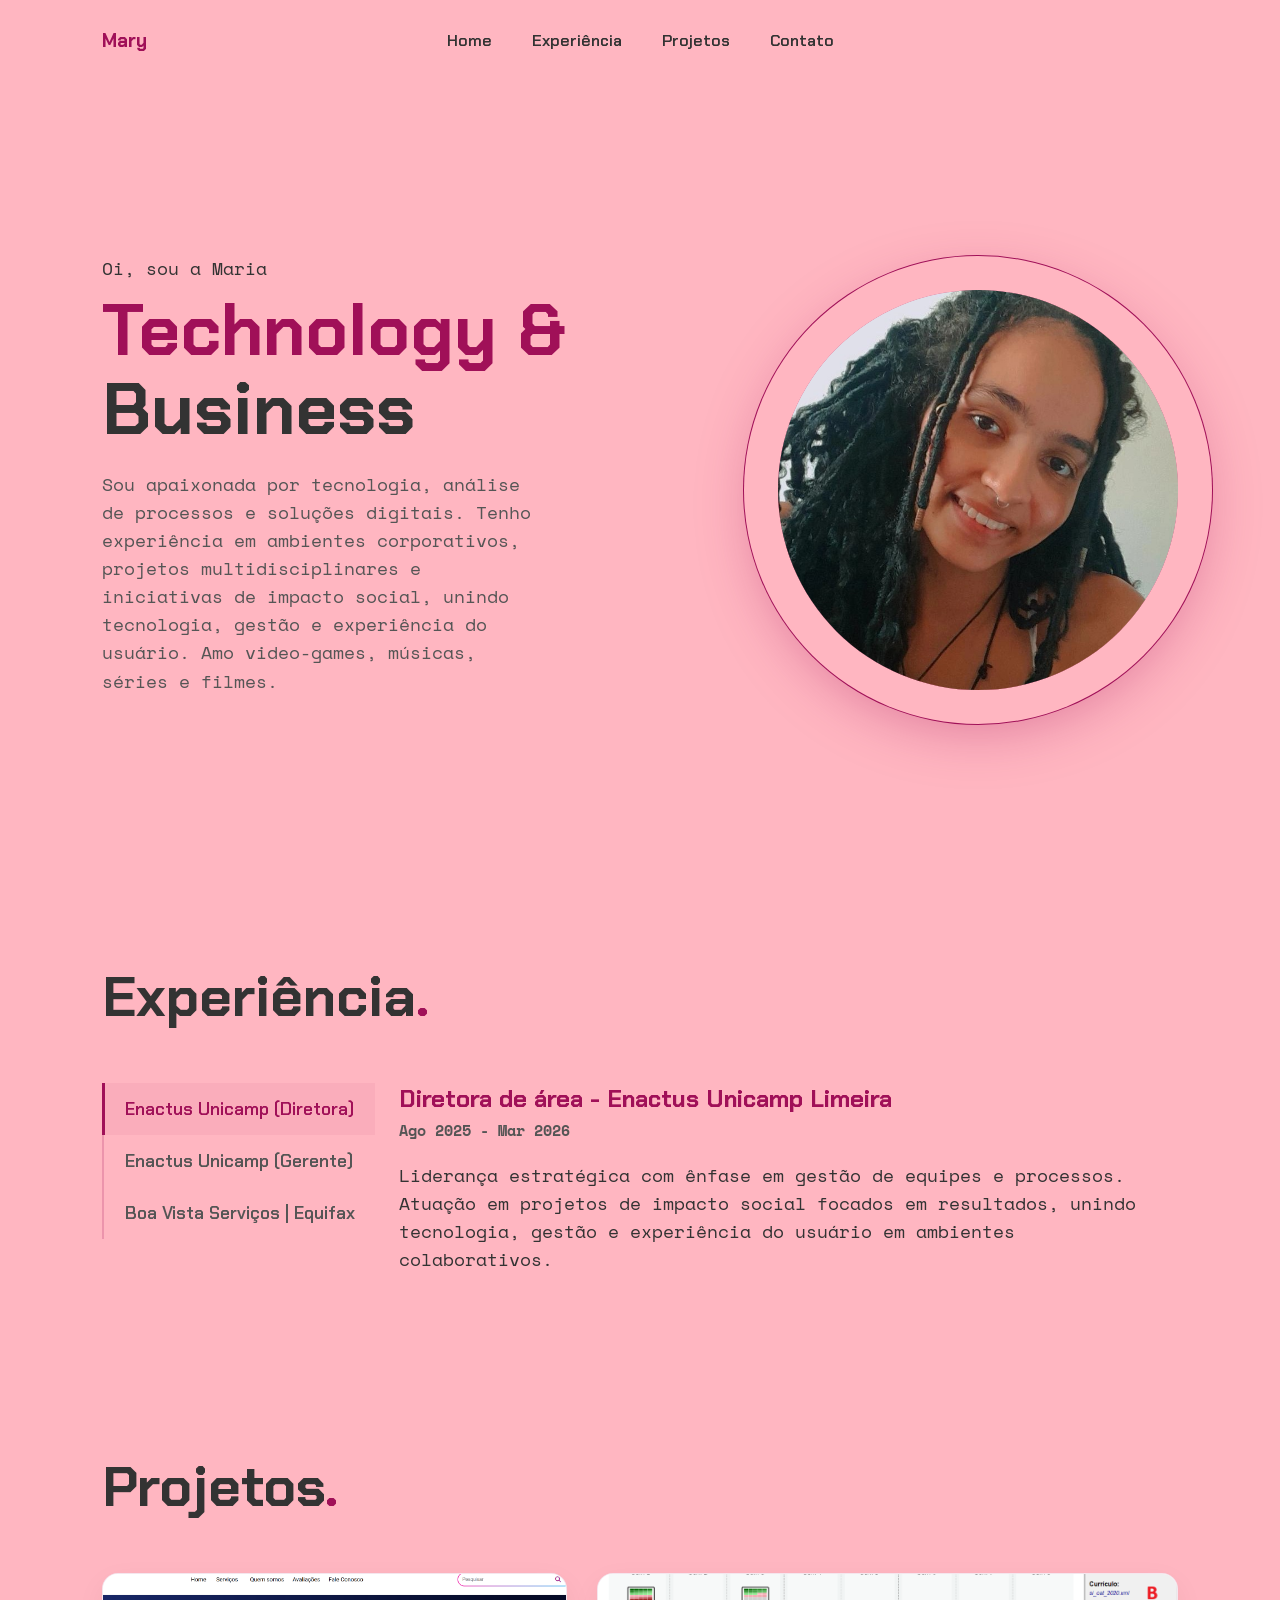
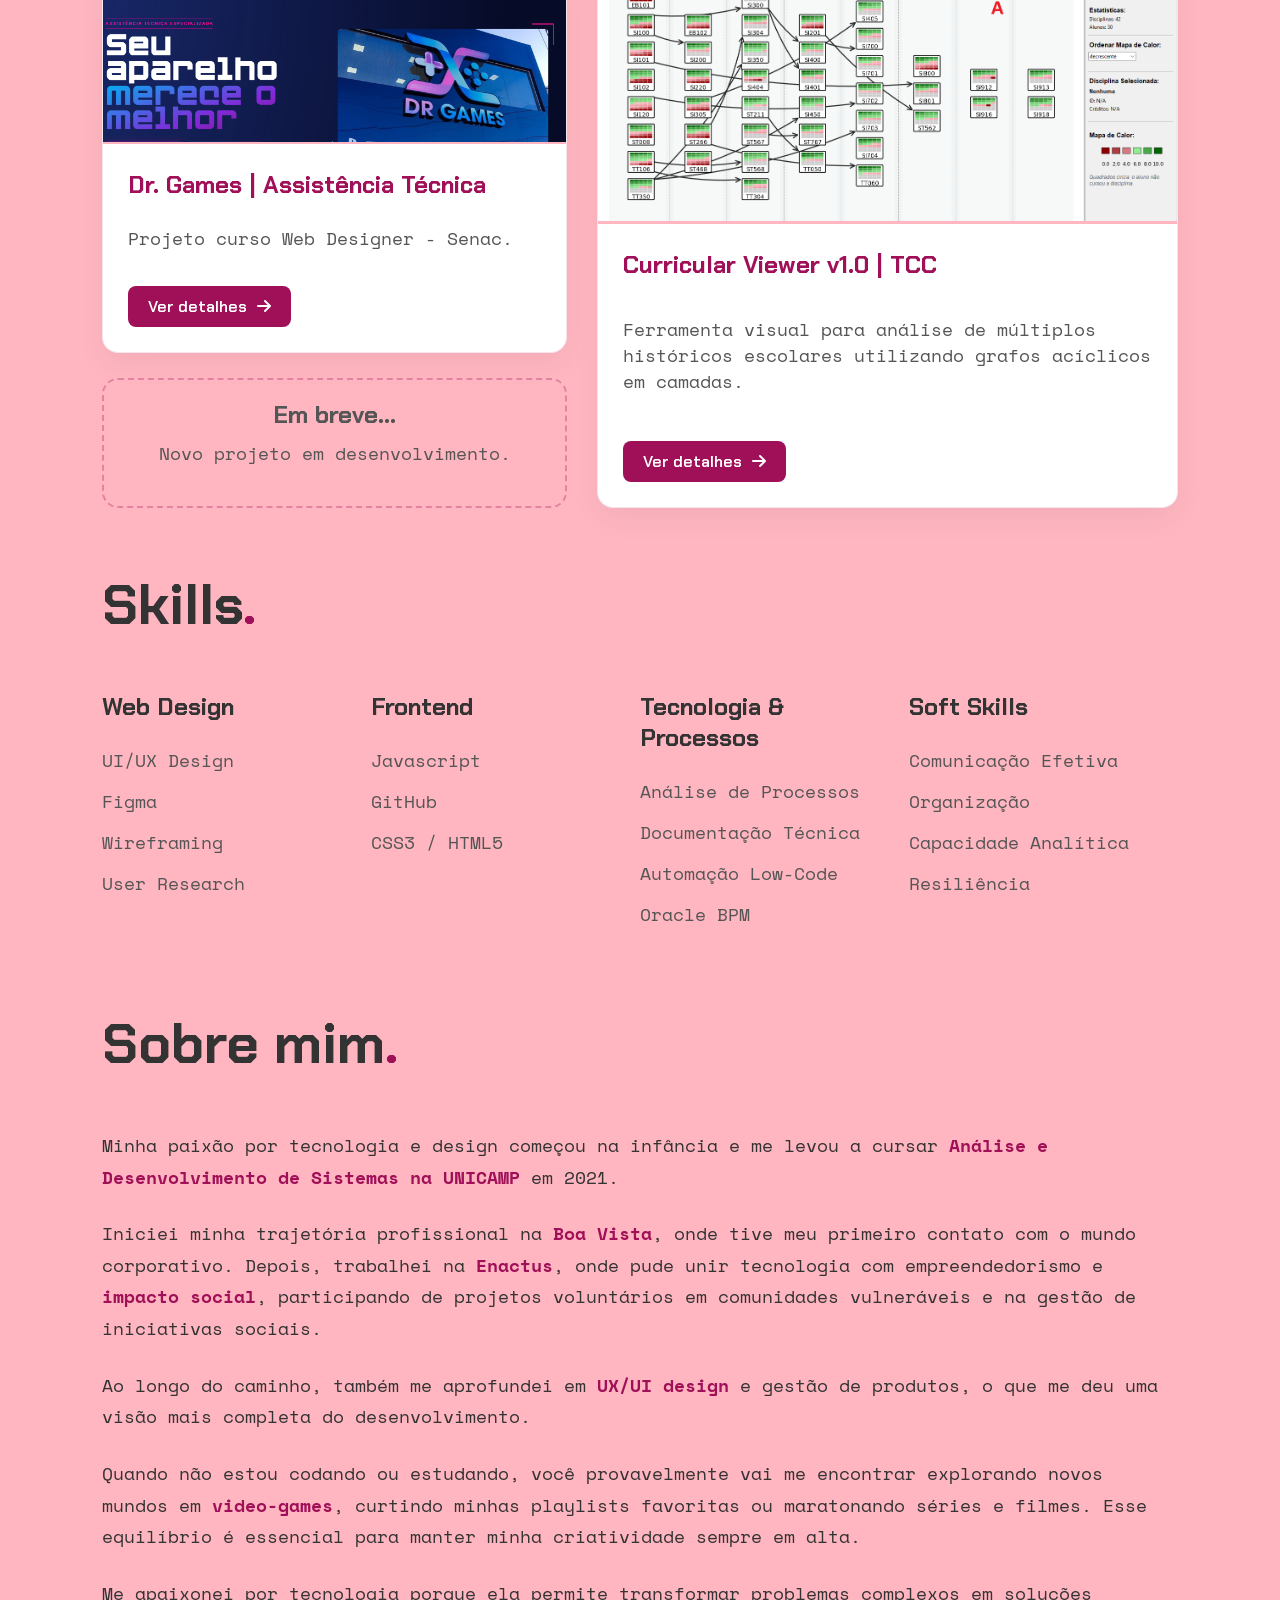
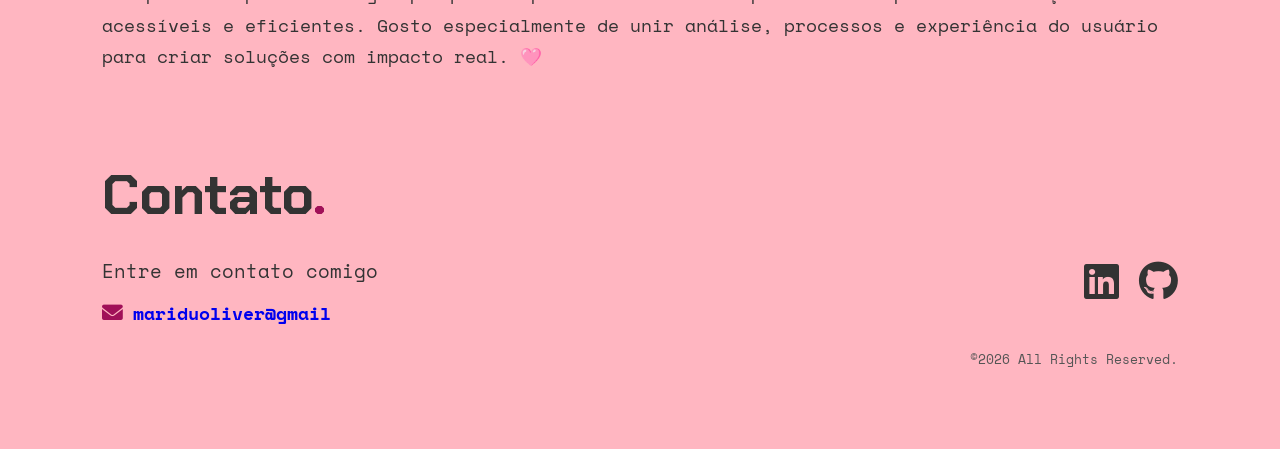
<file: index.html>
<!DOCTYPE html>
<html lang="pt-br">

<head>
    <meta charset="UTF-8">
    <meta name="viewport" content="width=device-width, initial-scale=1.0">
    <meta http-equiv="X-UA-Compatible" content="ie=edge">
    <link rel="stylesheet" href="style.css">
    <link
        href="https://fonts.googleapis.com/css2?family=Chakra+Petch:ital,wght@0,400;0,600;0,700;1,400&family=Space+Mono:ital,wght@0,400;0,700;1,400&display=swap"
        rel="stylesheet">
    <link rel="stylesheet" href="https://cdnjs.cloudflare.com/ajax/libs/font-awesome/6.0.0/css/all.min.css">
    <link rel="icon"
        href="data:image/svg+xml,<svg xmlns=%22http://www.w3.org/2000/svg%22 viewBox=%220 0 100 100%22><text y=%22.9em%22 font-size=%2290%22>✨</text></svg>">
    <title>Portfolio | Maria Eduarda</title>
</head>

<body>
    <header>
        <div class="logo">Mary</div>
        <nav>
            <ul>
                <li><a href="#home">Home</a></li>
                <li><a href="#experience">Experiência</a></li>
                <li><a href="#projects">Projetos</a></li>
                <li><a href="#contact">Contato</a></li>
            </ul>
        </nav>
    </header>

    <main class="hero-section" id="home">

        <div class="hero-text">
            <p class="greeting">Oi, sou a Maria</p>

            <h1>
                <span class="highlight">Technology &</span><br>
                Business
            </h1>

            <p class="description">
                Sou apaixonada por tecnologia, análise de processos e soluções digitais.
                Tenho experiência em ambientes corporativos, projetos multidisciplinares
                e iniciativas de impacto social, unindo tecnologia, gestão e experiência do usuário.
                Amo video-games, músicas, séries e filmes.
            </p>
        </div>

        <div class="hero-image-container">
            <img src="figuras/minha-foto.jpg" alt="Foto de Maria Eduarda" class="profile-pic">
        </div>
    </main>

    <section class="experience-section" id="experience">
        <h2 class="section-title">Experiência<span class="dot">.</span></h2>

        <div class="experience-container">
            <div class="experience-tabs">
                <button class="tab-button active" onclick="openExperience(event, 'exp1')">Enactus Unicamp
                    (Diretora)</button>
                <button class="tab-button" onclick="openExperience(event, 'exp2')">Enactus Unicamp (Gerente)</button>
                <button class="tab-button" onclick="openExperience(event, 'exp3')">Boa Vista Serviços | Equifax</button>
            </div>

            <div class="experience-content">
                <div id="exp1" class="exp-pane active">
                    <h3>Diretora de área - Enactus Unicamp Limeira</h3>
                    <span class="date">Ago 2025 - Mar 2026</span>
                    <p>Liderança estratégica com ênfase em gestão de equipes e processos. Atuação em projetos de impacto
                        social focados em resultados, unindo tecnologia, gestão e experiência do usuário em ambientes
                        colaborativos.</p>
                </div>

                <div id="exp2" class="exp-pane">
                    <h3>Gerente de Projeto - Enactus Unicamp Limeira</h3>
                    <span class="date">Set 2024 - Ago 2025</span>
                    <p>Gestão de projeto social com foco no planejamento, execução e entrega de valor. Atuação próxima à
                        comunidade e stakeholders para garantir resultados efetivos e alinhados.</p>
                </div>

                <div id="exp3" class="exp-pane">
                    <h3>Estagiária de Processos - Boa Vista Serviços | Equifax</h3>
                    <span class="date">Fev 2022 - Fev 2024</span>
                    <p>Atuação em projetos de melhoria de processos, automação de fluxos e apoio em auditorias de tecnologia, utilizando ferramentas corporativas e ambientes em nuvem 
                        utilizando Oracle BPM, Kanbanize, Miro e Salesforce. Colaboração em times multidisciplinares com metodologias ágeis,
                        focando na organização, documentação técnica e aprimoramento da experiência do usuário.</p>
                </div>
            </div>
        </div>
    </section>

    <section class="projects-section" id="projects">
        <h2 class="section-title">Projetos<span class="dot">.</span></h2>

        <div class="projects-grid">
            <div class="projects-left">
                <!-- Espaço para futuros projetos -->
                <div class="project-card small">
                    <!-- Se tiver uma imagem de capa, descomente a linha abaixo -->
                    <img src="figuras/bannerHome_Drgames.png" alt="Site Dr. Games">
                    <div id="cardDrgames" class="card-content">
                        <h3>Dr. Games | Assistência Técnica</h3>
                        <p>Projeto curso Web Designer - Senac.</p>
                        <a href="dr-games.html" class="btn-detalhes">Ver detalhes <i class="fa-solid fa-arrow-right"></i></a>
                    </div>
                </div>
                <div class="project-card small empty">
                    <div class="card-content">
                        <h3>Em breve...</h3>
                        <p>Novo projeto em desenvolvimento.</p>
                    </div>
                </div>
            </div>

            <div class="projects-right">
                <div class="project-card large">
                    <img src="figuras/Imagem_Grafo.png" alt="Curricular Viewer Grafo">
                    <div id="cardTCC" class="card-content">
                        <h3>Curricular Viewer v1.0 | TCC</h3>
                        <p>Ferramenta visual para análise de múltiplos históricos escolares utilizando grafos acíclicos
                            em camadas.</p>
                        <a href="tcc-project.html" class="btn-detalhes">Ver detalhes <i
                                class="fa-solid fa-arrow-right"></i></a>
                    </div>
                </div>
            </div>
        </div>
    </section>

    <section class="skills-section">
        <h2 class="section-title">Skills<span class="dot">.</span></h2>

        <div class="skills-grid">

            <div class="skill-category">
                <h3>Web Design</h3>
                <ul>
                    <li>UI/UX Design</li>
                    <li>Figma</li>
                    <li>Wireframing</li>
                    <li>User Research</li>
                </ul>
            </div>

            <div class="skill-category">
                <h3>Frontend</h3>
                <ul>
                    <li>Javascript</li>
                    <li>GitHub</li>
                    <li>CSS3 / HTML5</li>
                </ul>
            </div>
             <div class="skill-category">
                <h3>Tecnologia & Processos</h3>
                <ul>
                    <li>Análise de Processos</li>
                    <li>Documentação Técnica</li>
                    <li>Automação Low-Code</li>
                    <li>Oracle BPM</li>
                </ul>
            </div>
            <div class="skill-category">
                <h3>Soft Skills</h3>
                <ul>
                    <li>Comunicação Efetiva</li>
                    <li>Organização</li>
                    <li>Capacidade Analítica</li>
                    <li>Resiliência</li>
                </ul>
            </div>

        </div>
    </section>
    <section class="about-section">
        <h2 class="section-title">Sobre mim<span class="dot">.</span></h2>

        <div class="about-content">
            <p>
                Minha paixão por tecnologia e design começou na infância e me levou a cursar <span
                    class="highlight-text">Análise e Desenvolvimento de Sistemas na UNICAMP</span> em 2021.
            </p>

            <p>
                Iniciei minha trajetória profissional na <span class="highlight-text">Boa Vista</span>, onde tive meu
                primeiro contato com o mundo corporativo. Depois, trabalhei na <span
                    class="highlight-text">Enactus</span>, onde pude unir tecnologia com empreendedorismo e <span
                    class="highlight-text">impacto social</span>, participando de projetos voluntários em comunidades
                vulneráveis e na gestão de iniciativas sociais.
            </p>

            <p>
                Ao longo do caminho, também me aprofundei em <span class="highlight-text">UX/UI design</span> e gestão
                de produtos, o que me deu uma visão mais completa do desenvolvimento.
            </p>

            <p>
                Quando não estou codando ou estudando, você provavelmente vai me encontrar explorando novos mundos em
                <span class="highlight-text">video-games</span>, curtindo minhas playlists favoritas ou maratonando
                séries e filmes. Esse equilíbrio é essencial para manter minha criatividade sempre em alta.
            </p>

            <p>
                Me apaixonei por tecnologia porque ela permite transformar problemas complexos em soluções acessíveis e eficientes.
                Gosto especialmente de unir análise, processos e experiência do usuário para criar soluções com impacto real. 🩷
            </p>

        </div>
    </section>
    <footer id="contact">
        <h2 class="section-title">Contato<span class="dot">.</span></h2>

        <div class="footer-content">
            <div class="contact-left">
                <p>Entre em contato comigo</p>

                <a href="mailto:mariduoliver@gmail" class="email-link">
                    <i class="fa-solid fa-envelope"></i> mariduoliver@gmail
                </a>
            </div>

            <div class="contact-right">
                <div class="social-icons">
                    <a href="https://www.linkedin.com/in/mari-eduarda/" target="_blank" rel="noopener noreferrer"
                        aria-label="Visite meu LinkedIn">
                        <i class="fa-brands fa-linkedin"></i>
                    </a>

                    <a href="https://github.com/maryeduardasilva" target="_blank" rel="noopener noreferrer"
                        aria-label="Visite meu GitHub">
                        <i class="fa-brands fa-github"></i>
                    </a>
                </div>

                <p class="copyright">©2026 All Rights Reserved.</p>
            </div>
        </div>
    </footer>
    <script src="script.js"></script>
</body>

</html>
</file>
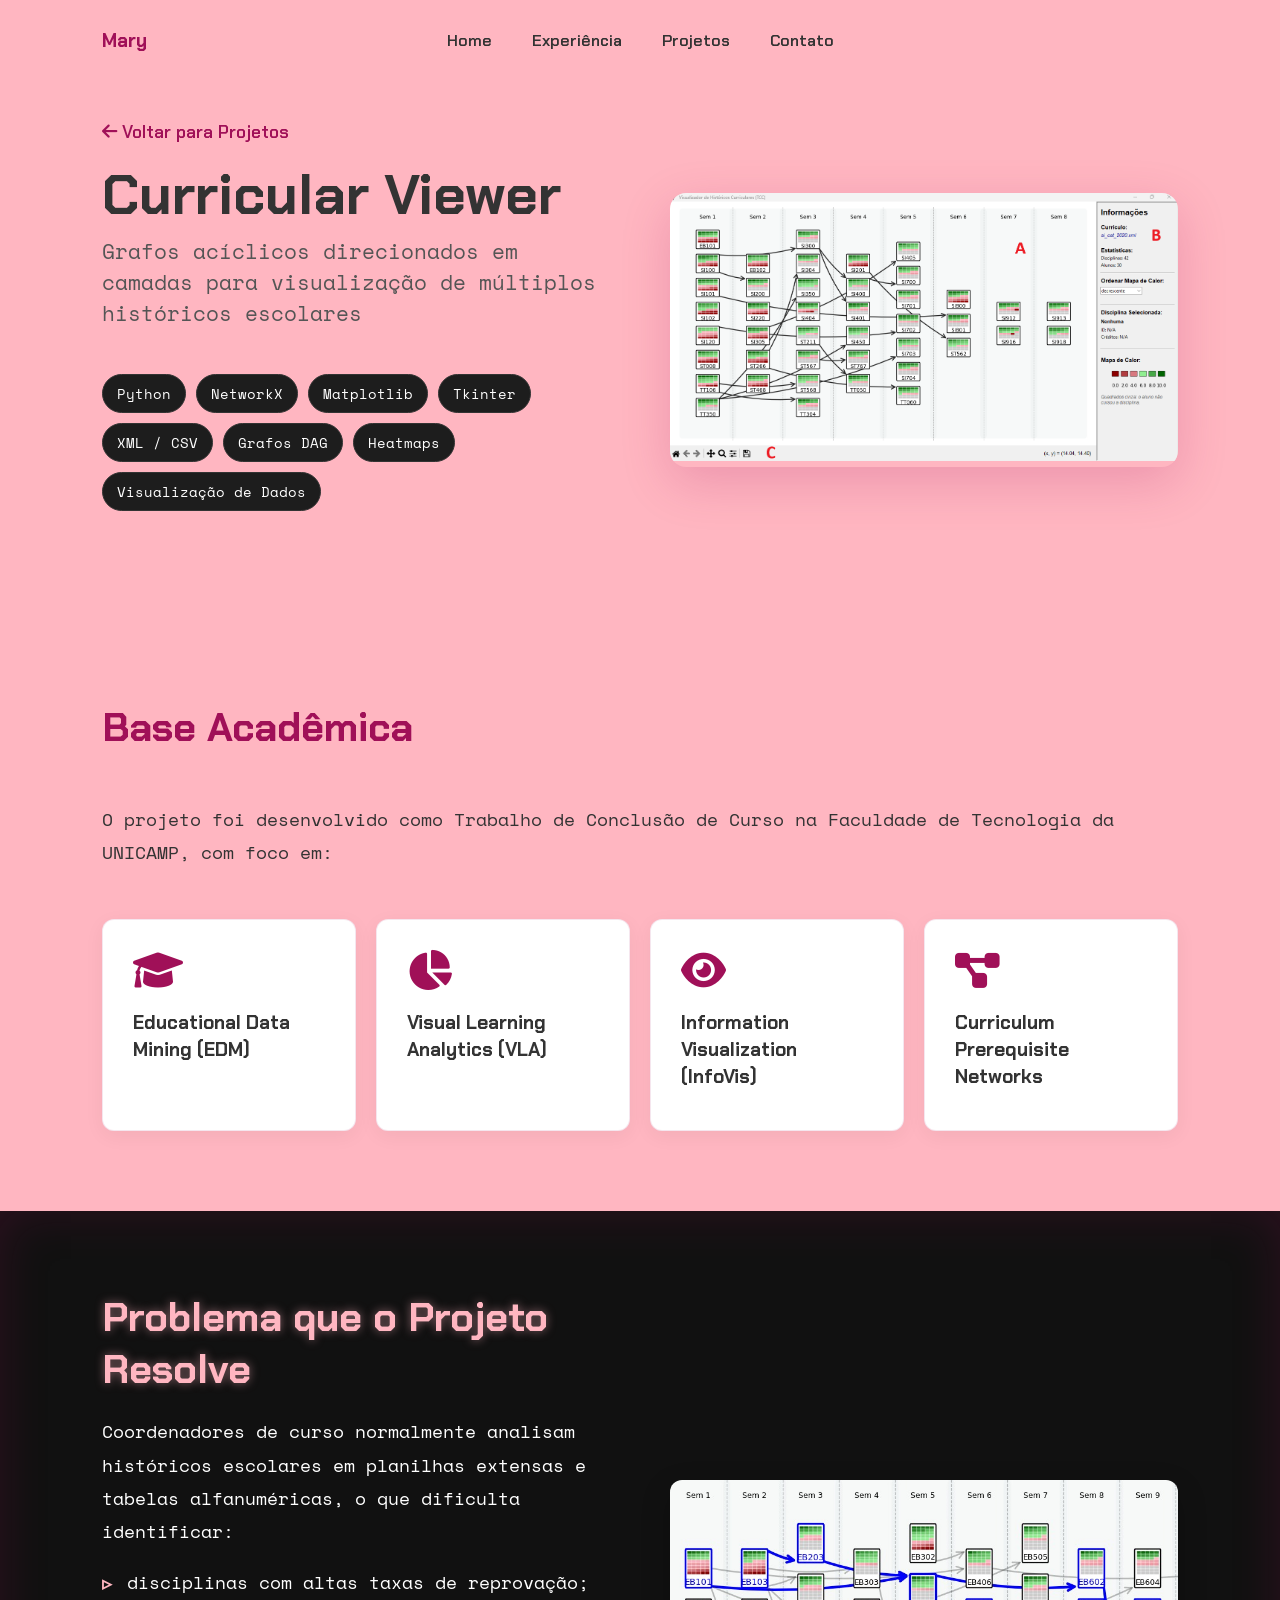
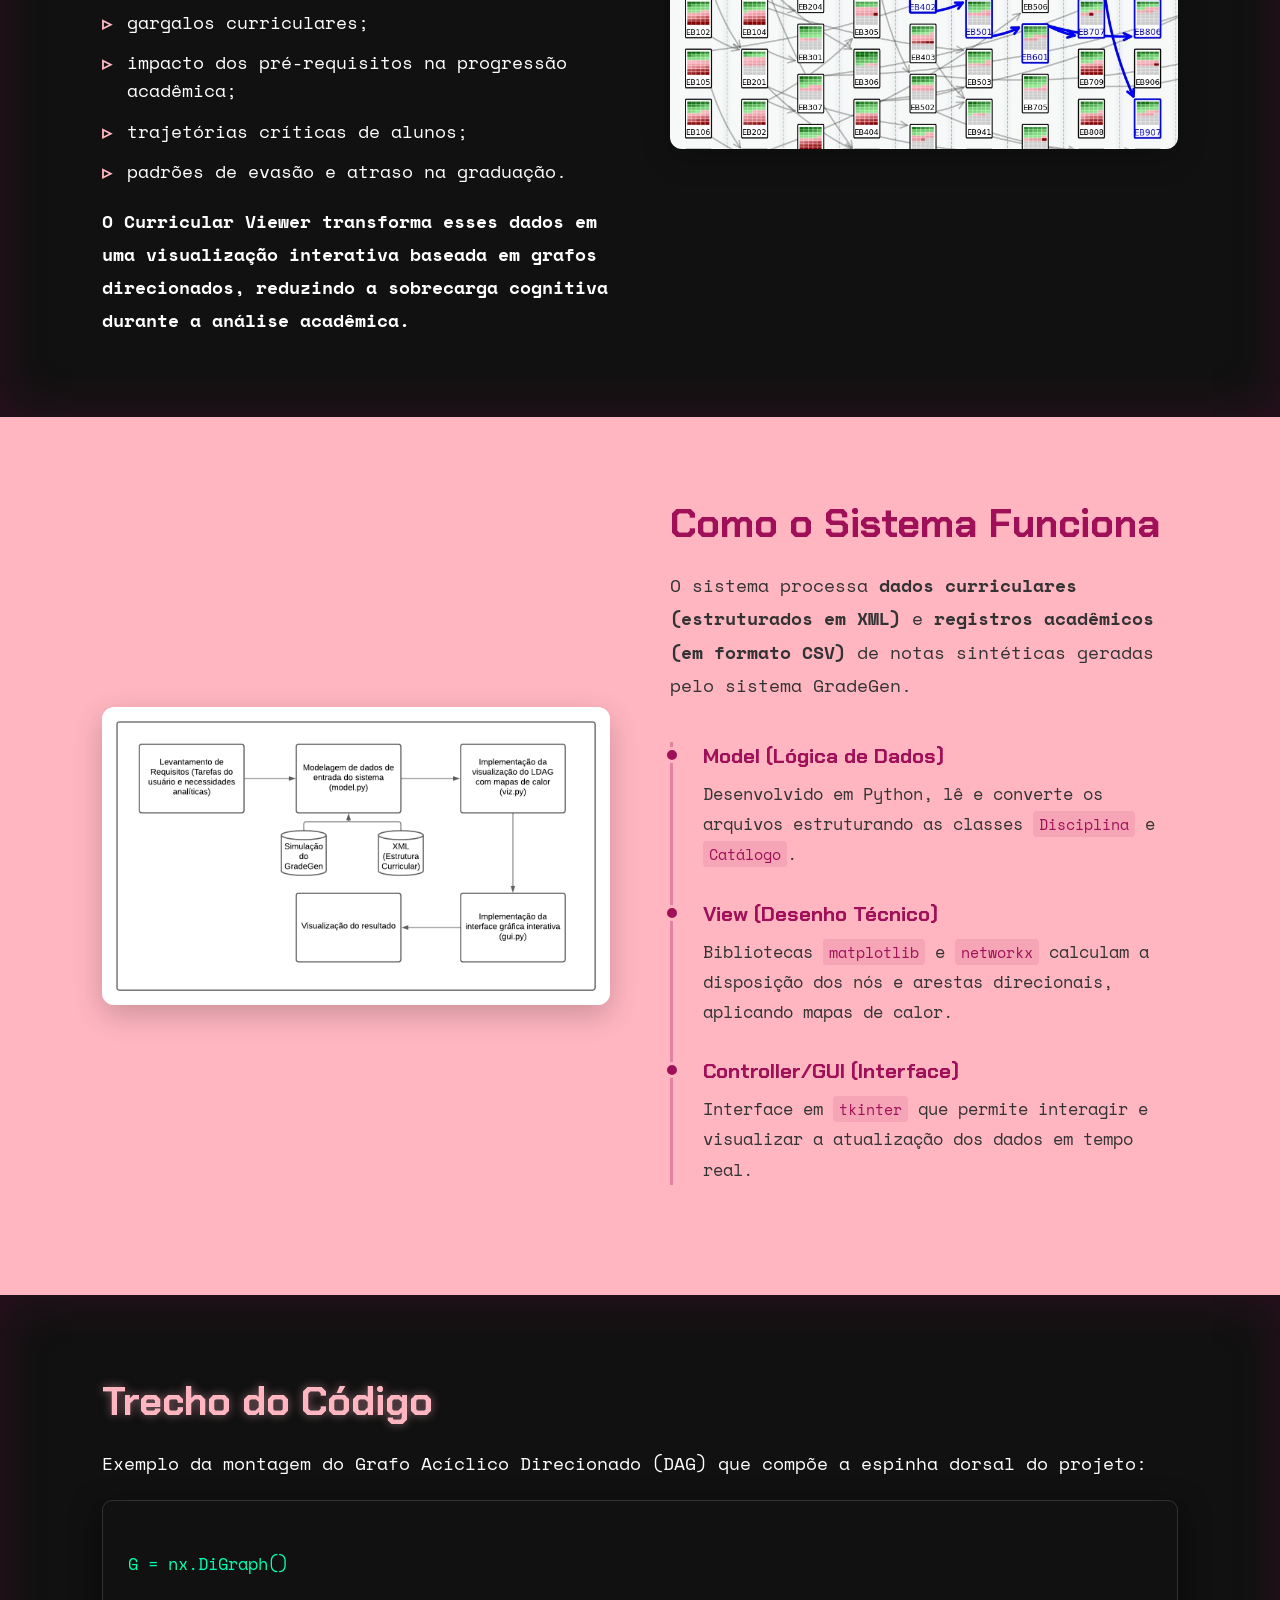
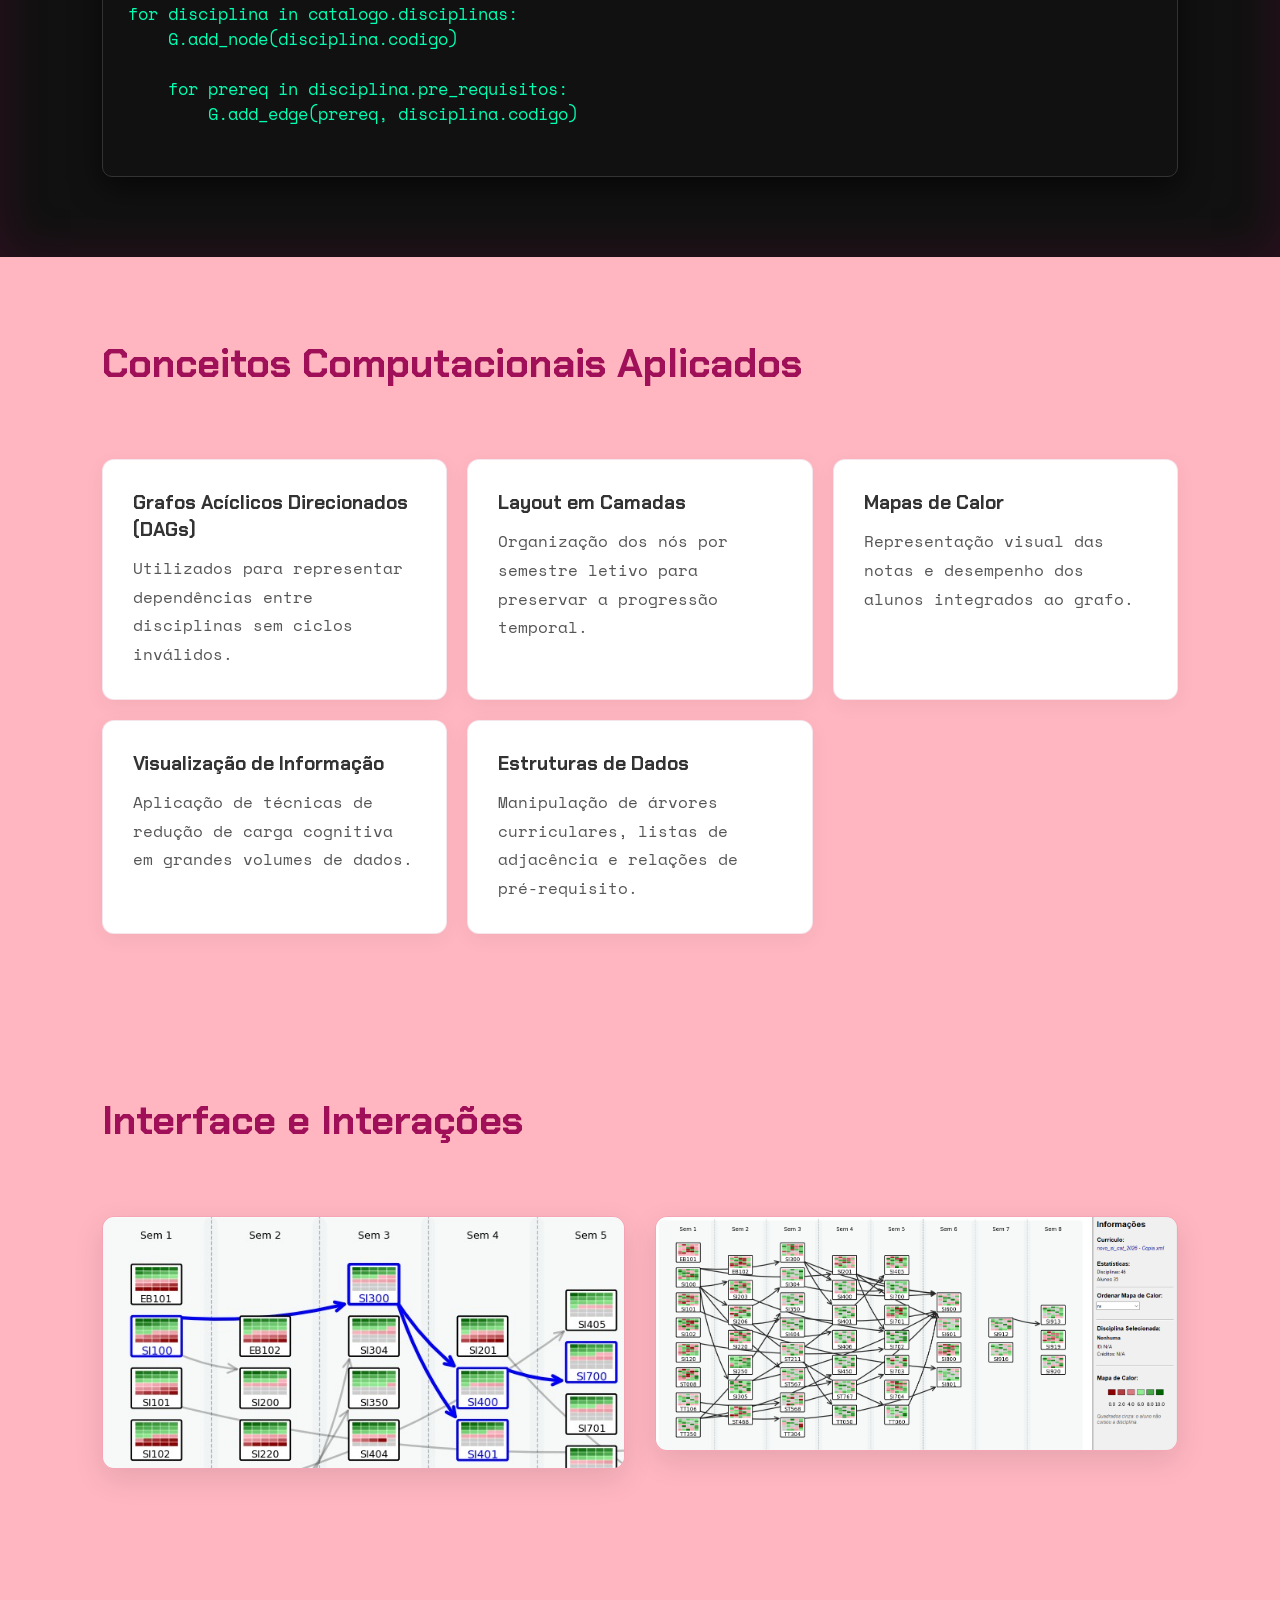
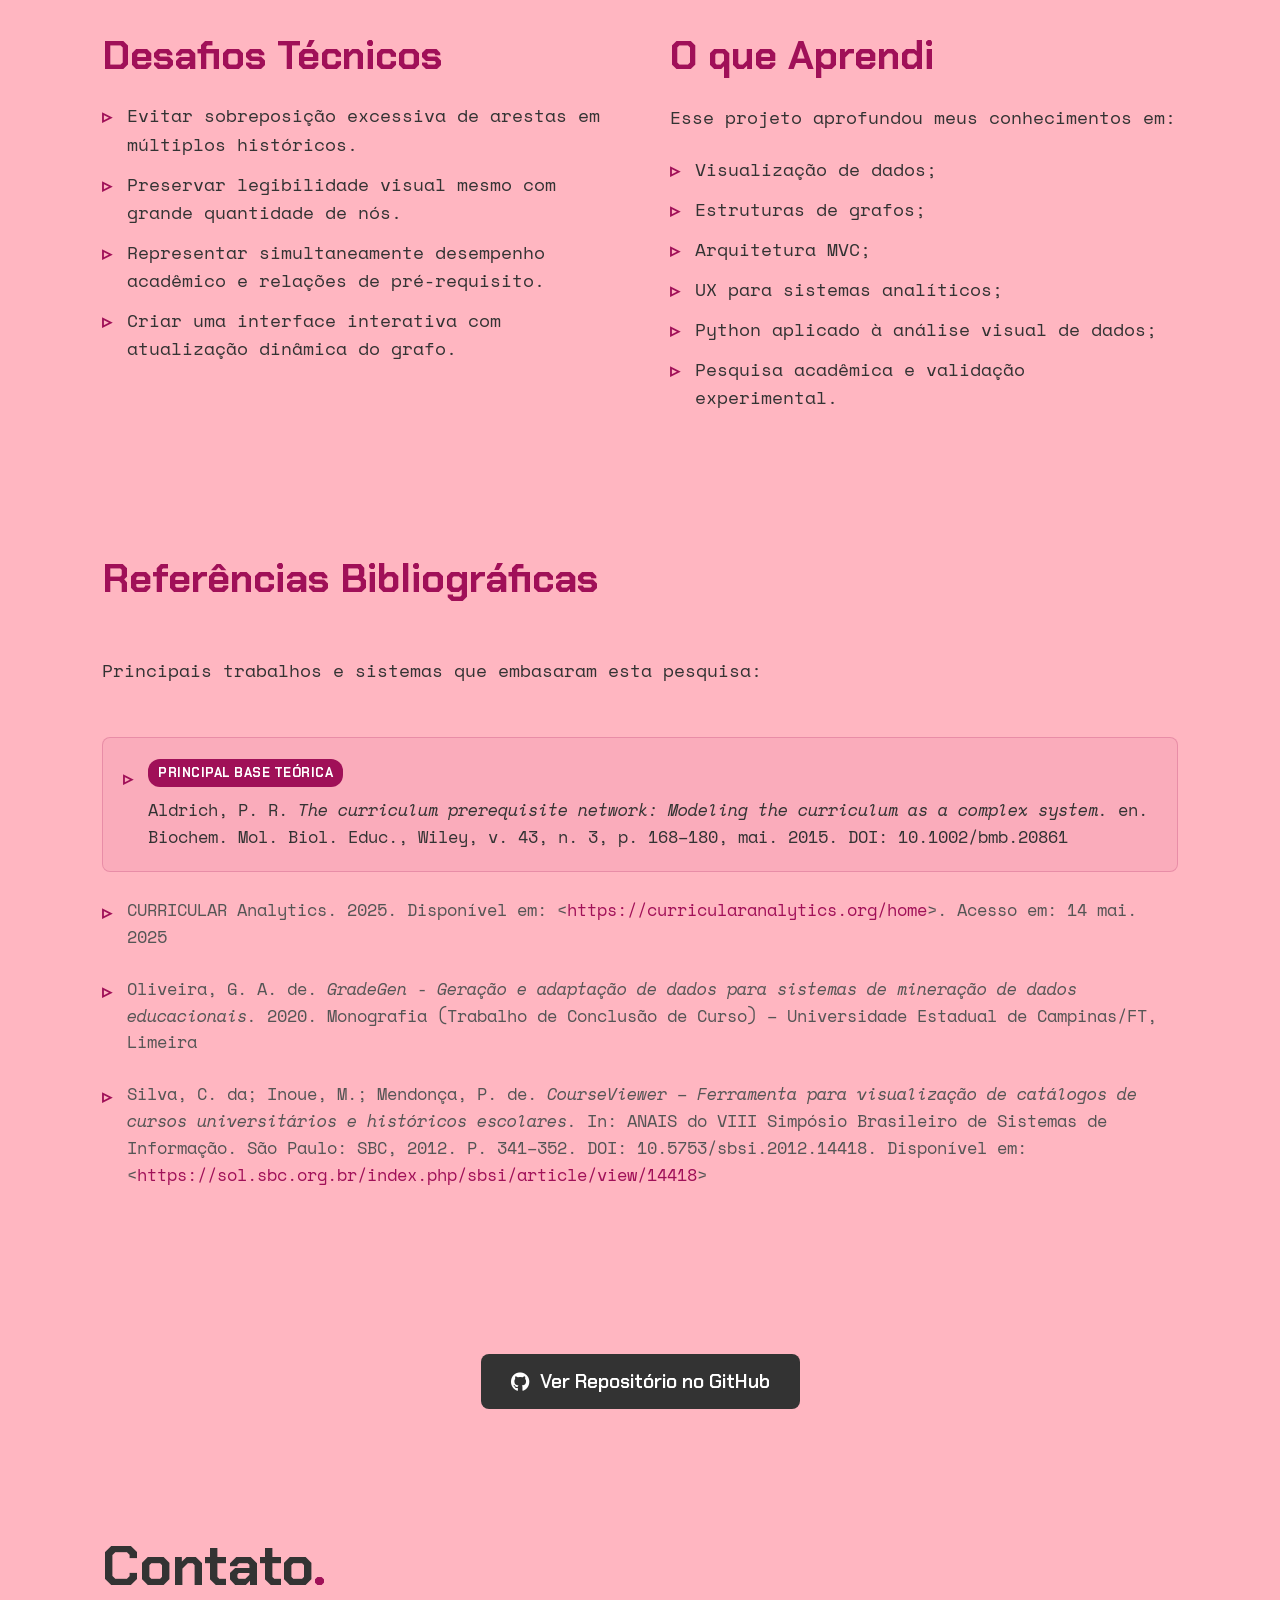
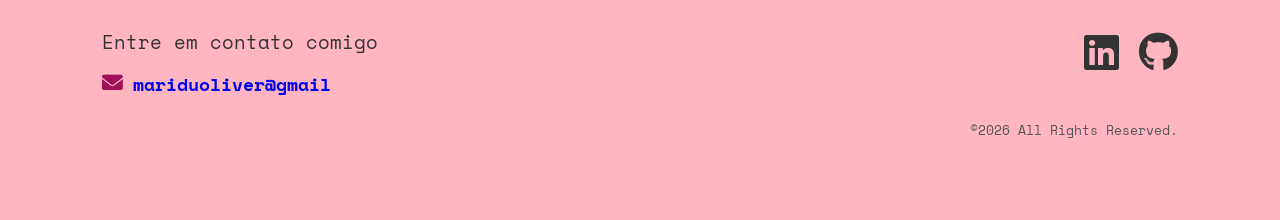
<file: tcc-project.html>
<!DOCTYPE html>
<html lang="pt-br">

<head>
    <meta charset="UTF-8">
    <meta name="viewport" content="width=device-width, initial-scale=1.0">
    <meta http-equiv="X-UA-Compatible" content="ie=edge">
    <link rel="stylesheet" href="style.css">
    <link
        href="https://fonts.googleapis.com/css2?family=Chakra+Petch:ital,wght@0,400;0,600;0,700;1,400&family=Space+Mono:ital,wght@0,400;0,700;1,400&display=swap"
        rel="stylesheet">
    <link rel="stylesheet" href="https://cdnjs.cloudflare.com/ajax/libs/font-awesome/6.0.0/css/all.min.css">
    <link rel="icon"
        href="data:image/svg+xml,<svg xmlns=%22http://www.w3.org/2000/svg%22 viewBox=%220 0 100 100%22><text y=%22.9em%22 font-size=%2290%22>✨</text></svg>">
    <title>Curricular Viewer v1.0 | TCC</title>
</head>

<body>
    <header>
        <div class="logo">Mary</div>
        <nav>
            <ul>
                <li><a href="index.html#home">Home</a></li>
                <li><a href="index.html#experience">Experiência</a></li>
                <li><a href="index.html#projects">Projetos</a></li>
                <li><a href="index.html#contact">Contato</a></li>
            </ul>
        </nav>
    </header>

    <main class="project-details">
        <section class="project-hero">
            <div class="hero-content">
                <div class="back-link">
                    <a href="index.html#projects"><i class="fa-solid fa-arrow-left"></i> Voltar para Projetos</a>
                </div>
                <h1 class="project-title">Curricular Viewer</h1>
                <h2 class="project-subtitle">Grafos acíclicos direcionados em camadas para visualização de múltiplos
                    históricos escolares</h2>

                <div class="tech-stack hero-stack">
                    <span>Python</span>
                    <span>NetworkX</span>
                    <span>Matplotlib</span>
                    <span>Tkinter</span>
                    <span>XML / CSV</span>
                    <span>Grafos DAG</span>
                    <span>Heatmaps</span>
                    <span>Visualização de Dados</span>
                </div>
            </div>
            <div class="project-hero-image">
                <img src="figuras/Imagem_Grafo.png" alt="Visualização do Grafo do Curricular Viewer">
            </div>
        </section>

        <section class="project-section">
            <h3>Base Acadêmica</h3>
            <p>O projeto foi desenvolvido como Trabalho de Conclusão de Curso na Faculdade de Tecnologia da UNICAMP, com
                foco em:</p>
            <div class="cards-grid">
                <div class="card">
                    <i class="fa-solid fa-graduation-cap"></i>
                    <h4>Educational Data Mining (EDM)</h4>
                </div>
                <div class="card">
                    <i class="fa-solid fa-chart-pie"></i>
                    <h4>Visual Learning Analytics (VLA)</h4>
                </div>
                <div class="card">
                    <i class="fa-solid fa-eye"></i>
                    <h4>Information Visualization (InfoVis)</h4>
                </div>
                <div class="card">
                    <i class="fa-solid fa-project-diagram"></i>
                    <h4>Curriculum Prerequisite Networks</h4>
                </div>
            </div>
        </section>

        <section class="project-section dark-glow-section">
            <div class="content-wrapper">
                <h3>Problema que o Projeto Resolve</h3>
                <p>
                    Coordenadores de curso normalmente analisam históricos escolares em planilhas extensas e tabelas
                    alfanuméricas, o que dificulta identificar:
                </p>
                <ul class="styled-list">
                    <li>disciplinas com altas taxas de reprovação;</li>
                    <li>gargalos curriculares;</li>
                    <li>impacto dos pré-requisitos na progressão acadêmica;</li>
                    <li>trajetórias críticas de alunos;</li>
                    <li>padrões de evasão e atraso na graduação.</li>
                </ul>
                <p class="highlight-text-light">
                    O Curricular Viewer transforma esses dados em uma visualização interativa baseada em grafos
                    direcionados, reduzindo a sobrecarga cognitiva durante a análise acadêmica.
                </p>
            </div>
            <div class="image-wrapper">
                <img src="projeto_TCC/EB402_complexidade.jpg" alt="Exemplo do problema">
            </div>
        </section>

        <section class="project-section split-section">
            <div class="image-wrapper left">
                <img src="projeto_TCC/Desenvolvimento TCC.png" alt="Como funciona">
            </div>
            <div class="content-wrapper">
                <h3>Como o Sistema Funciona</h3>
                <p>
                    O sistema processa <strong>dados curriculares (estruturados em XML)</strong> e <strong>registros
                        acadêmicos (em formato CSV)</strong> de notas sintéticas geradas pelo sistema GradeGen.
                </p>
                <div class="timeline">
                    <div class="timeline-item">
                        <div class="timeline-dot"></div>
                        <h4>Model (Lógica de Dados)</h4>
                        <p>Desenvolvido em Python, lê e converte os arquivos estruturando as classes
                            <code>Disciplina</code> e <code>Catálogo</code>.</p>
                    </div>
                    <div class="timeline-item">
                        <div class="timeline-dot"></div>
                        <h4>View (Desenho Técnico)</h4>
                        <p>Bibliotecas <code>matplotlib</code> e <code>networkx</code> calculam a disposição dos nós e
                            arestas direcionais, aplicando mapas de calor.</p>
                    </div>
                    <div class="timeline-item">
                        <div class="timeline-dot"></div>
                        <h4>Controller/GUI (Interface)</h4>
                        <p>Interface em <code>tkinter</code> que permite interagir e visualizar a atualização dos dados
                            em tempo real.</p>
                    </div>
                </div>
            </div>
        </section>

        <section class="project-section dark-glow-section code-section">
            <div class="content-wrapper full-width">
                <h3>Trecho do Código</h3>
                <p>Exemplo da montagem do Grafo Acíclico Direcionado (DAG) que compõe a espinha dorsal do projeto:</p>
                <pre><code>
G = nx.DiGraph()

for disciplina in catalogo.disciplinas:
    G.add_node(disciplina.codigo)

    for prereq in disciplina.pre_requisitos:
        G.add_edge(prereq, disciplina.codigo)
                </code></pre>
            </div>
        </section>

        <section class="project-section">
            <h3>Conceitos Computacionais Aplicados</h3>
            <div class="cards-grid three-cols">
                <div class="concept-card">
                    <h4>Grafos Acíclicos Direcionados (DAGs)</h4>
                    <p>Utilizados para representar dependências entre disciplinas sem ciclos inválidos.</p>
                </div>
                <div class="concept-card">
                    <h4>Layout em Camadas</h4>
                    <p>Organização dos nós por semestre letivo para preservar a progressão temporal.</p>
                </div>
                <div class="concept-card">
                    <h4>Mapas de Calor</h4>
                    <p>Representação visual das notas e desempenho dos alunos integrados ao grafo.</p>
                </div>
                <div class="concept-card">
                    <h4>Visualização de Informação</h4>
                    <p>Aplicação de técnicas de redução de carga cognitiva em grandes volumes de dados.</p>
                </div>
                <div class="concept-card">
                    <h4>Estruturas de Dados</h4>
                    <p>Manipulação de árvores curriculares, listas de adjacência e relações de pré-requisito.</p>
                </div>
            </div>
        </section>

        <section class="project-section showcase-section">
            <h3>Interface e Interações</h3>
            <div class="screenshots-grid">
                <img src="projeto_TCC/Visu_passaromouse1.jpg" alt="Interface interativa" class="screenshot-img">
                <img src="projeto_TCC/si_ordenacaoRA.png" alt="Ordenação e listagem" class="screenshot-img">
            </div>
        </section>

        <section class="project-section challenges-learning">
            <div class="two-cols">
                <div class="col">
                    <h3>Desafios Técnicos</h3>
                    <ul class="styled-list">
                        <li>Evitar sobreposição excessiva de arestas em múltiplos históricos.</li>
                        <li>Preservar legibilidade visual mesmo com grande quantidade de nós.</li>
                        <li>Representar simultaneamente desempenho acadêmico e relações de pré-requisito.</li>
                        <li>Criar uma interface interativa com atualização dinâmica do grafo.</li>
                    </ul>
                </div>
                <div class="col">
                    <h3>O que Aprendi</h3>
                    <p>Esse projeto aprofundou meus conhecimentos em:</p>
                    <ul class="styled-list">
                        <li>Visualização de dados;</li>
                        <li>Estruturas de grafos;</li>
                        <li>Arquitetura MVC;</li>
                        <li>UX para sistemas analíticos;</li>
                        <li>Python aplicado à análise visual de dados;</li>
                        <li>Pesquisa acadêmica e validação experimental.</li>
                    </ul>
                </div>
            </div>
        </section>

        <section class="project-section references-section">
            <h3>Referências Bibliográficas</h3>
            <p>Principais trabalhos e sistemas que embasaram esta pesquisa:</p>
            <ul class="styled-list references-list">
                <li class="important-reference">
                    <span class="badge-important">Principal Base Teórica</span><br>
                    Aldrich, P. R. <i>The curriculum prerequisite network: Modeling the curriculum as a complex system.</i> en. Biochem. Mol. Biol. Educ., Wiley, v. 43, n. 3, p. 168–180, mai. 2015. DOI: 10.1002/bmb.20861
                </li>
                <li>
                    CURRICULAR Analytics. 2025. Disponível em: &lt;<a href="https://curricularanalytics.org/home" target="_blank" rel="noopener noreferrer">https://curricularanalytics.org/home</a>&gt;. Acesso em: 14 mai. 2025
                </li>
                <li>
                    Oliveira, G. A. de. <i>GradeGen - Geração e adaptação de dados para sistemas de mineração de dados educacionais.</i> 2020. Monografia (Trabalho de Conclusão de Curso) – Universidade Estadual de Campinas/FT, Limeira
                </li>
                <li>
                    Silva, C. da; Inoue, M.; Mendonça, P. de. <i>CourseViewer – Ferramenta para visualização de catálogos de cursos universitários e históricos escolares.</i> In: ANAIS do VIII Simpósio Brasileiro de Sistemas de Informação. São Paulo: SBC, 2012. P. 341–352. DOI: 10.5753/sbsi.2012.14418. Disponível em: &lt;<a href="https://sol.sbc.org.br/index.php/sbsi/article/view/14418" target="_blank" rel="noopener noreferrer">https://sol.sbc.org.br/index.php/sbsi/article/view/14418</a>&gt;
                </li>
            </ul>
        </section>

        <div class="project-actions center-actions">
            <a href="https://github.com/maryeduardasilva/Curricular-Viewer" target="_blank" rel="noopener noreferrer"
                class="btn-github">
                <i class="fa-brands fa-github"></i> Ver Repositório no GitHub
            </a>
        </div>
    </main>

    <footer id="contact">
        <h2 class="section-title">Contato<span class="dot">.</span></h2>

        <div class="footer-content">
            <div class="contact-left">
                <p>Entre em contato comigo</p>

                <a href="mailto:mariduoliver@gmail" class="email-link">
                    <i class="fa-solid fa-envelope"></i> mariduoliver@gmail
                </a>
            </div>

            <div class="contact-right">
                <div class="social-icons">
                    <a href="https://www.linkedin.com/in/mari-eduarda/" target="_blank" rel="noopener noreferrer"
                        aria-label="Visite meu LinkedIn">
                        <i class="fa-brands fa-linkedin"></i>
                    </a>

                    <a href="https://github.com/maryeduardasilva" target="_blank" rel="noopener noreferrer"
                        aria-label="Visite meu GitHub">
                        <i class="fa-brands fa-github"></i>
                    </a>
                </div>

                <p class="copyright">©2026 All Rights Reserved.</p>
            </div>
        </div>
    </footer>
    <script src="script.js"></script>
</body>

</html>
</file>
<file: style.css>
* {
    margin: 0;
    padding: 0;
    box-sizing: border-box;
    /*seria a box de uma div, border-box inclui padding e border na largura e altura totais, é o calculado no devtools da pagina (a caixa)*/
}

html {
    scroll-behavior: smooth;
    /* Faz a rolagem deslizar suavemente */
}

:root {
    --primary-color: #ffb6c1;
    --secondary-color: #a01058;
    --font-color: #333;
    --background-color: #f9f9f9;
    --gray-text: #555;
    /* Texto de descrição */
    --font-family-body: 'Space Mono', monospace;
    --font-family-heading: 'Chakra Petch', sans-serif;
}

body {
    background-color: var(--primary-color);
    color: var(--font-color);
    font-family: var(--font-family-body);
    overflow-x: hidden;
    /* Evita rolagem lateral indesejada */
}

/* Estilo para Títulos e UI */
h1, h2, h3, .logo, nav ul li a, .tab-button {
    font-family: var(--font-family-heading);
}

/* --- Header --- */
header {
    display: flex;
    align-items: center;
    padding: 20px 8%;
    /* Espaçamento interno */
    height: 80px;
    position: relative;
}

.logo {
    font-weight: 700;
    font-size: 1.2rem;
    color: var(--secondary-color);
}

.logo .dot {
    color: var(--primary-color);
}

nav {
    position: absolute;
    left: 50%;
    transform: translateX(-50%);
}

nav ul {
    list-style: none;
    display: flex;
    gap: 40px;
    /* Espaço entre os links */
}

nav ul li a {
    text-decoration: none;
    color: var(--font-color);
    font-weight: 600;
    font-size: 1rem;
    transition: color 0.3s;
}

nav ul li a:hover {
    color: var(--secondary-color);
}

/* --- O Botão "Selecionado"--- */
nav ul li a.active {
    color: var(--secondary-color);
    /* Rosa escuro/Roxo */
    /* border-bottom: 2px solid var(--secondary-color); */
}

/* --- Hero Section (A parte principal) --- */
.hero-section {
    display: flex;
    align-items: center;
    justify-content: space-between;
    padding: 0 8%;
    min-height: calc(100vh - 80px);
    /* Altura total menos o header */
    flex-wrap: wrap;
    gap: 40px;
    /* Espaço entre texto e imagem */
    /* Para funcionar no celular depois */
}

.hero-text {
    display: flex;
    flex-direction: column;
    justify-content: center;
    align-items: flex-start;
    max-width: 48%;
    margin-right: 20px;
}

.greeting {
    font-size: 1.1rem;
    margin-bottom: 10px;
}

h1 {
    font-size: 4.5rem;
    line-height: 1.1;
    font-weight: 700;
    margin-bottom: 20px;
}

.highlight {
    color: var(--secondary-color);
}

.description {
    font-size: 1.1rem;
    color: var(--gray-text);
    margin-bottom: 30px;
    line-height: 1.6;
    max-width: 450px;
}

.hero-image-container {
    flex: 1;
    display: flex;
    justify-content: flex-end;
    /* Alinha a imagem à direita */
    position: relative;
}

.profile-pic {
    width: 400px;
    height: 400px;
    border-radius: 50%;
    object-fit: cover;
    /* Garante que a foto não fique esticada */
    box-shadow: 0 0 0 34px var(--primary-color),
        0 0 0 35px var(--secondary-color),
        0 15px 60px 20px rgba(160, 16, 88, 0.4);
    /* Sombra rosa suave */
}

/* --- Seção de Experiência --- */
.experience-section {
    padding: 60px 8%;
    /* Mesmo alinhamento lateral do header */
}

.section-title {
    font-size: 3.5rem;
    font-weight: 700;
    margin-bottom: 50px;
}

.section-title .dot {
    color: var(--secondary-color);
    /* O ponto colorido igual na imagem */
}

/* Container de Abas e Conteúdo */
.experience-container {
    display: flex;
    gap: 24px;
    width: 100%;
    align-items: flex-start;
}

/* Abas na esquerda */
.experience-tabs {
    display: flex;
    flex-direction: column;
    min-width: 0;
    width: max-content;
    border-left: 2px solid rgba(160, 16, 88, 0.2);
    /* Linha sutil na esquerda baseada na secondary color */
}

.tab-button {
    background: none;
    border: none;
    text-align: left;
    padding: 15px 20px;
    font-size: 1.1rem;
    font-weight: 600;
    color: var(--gray-text);
    cursor: pointer;
    font-family: var(--font-family-heading);
    transition: all 0.3s ease;
    border-left: 3px solid transparent;
    margin-left: -2px;
    /* Sobrepor a borda do container */
    white-space: normal;
}

.tab-button:hover {
    color: var(--secondary-color);
    background-color: rgba(160, 16, 88, 0.05);
}

.tab-button.active {
    color: var(--secondary-color);
    border-left-color: var(--secondary-color);
    background-color: rgba(160, 16, 88, 0.05);
}

/* Conteúdo na direita */
.experience-content {
    flex: 1;
    min-width: 0;
    /* Usa CSS grid para empilhar as abas; assim o contêiner sempre terá a altura do maior item, evitando pulos na página */
    display: grid;
}

.exp-pane {
    grid-area: 1 / 1;
    opacity: 0;
    visibility: hidden;
    pointer-events: none;
    transition: opacity 0.4s ease-out, visibility 0.4s ease-out;
}

.exp-pane.active {
    opacity: 1;
    visibility: visible;
    pointer-events: auto;
}

.exp-pane h3 {
    font-size: 1.5rem;
    font-weight: 700;
    margin-bottom: 5px;
    color: var(--secondary-color);
}

.exp-pane .date {
    display: block;
    font-size: 0.95rem;
    font-weight: 600;
    color: #555;
    margin-bottom: 20px;
}

.exp-pane p {
    font-size: 1.1rem;
    line-height: 1.6;
}

/* --- Seção de Skills --- */
.skills-section {
    padding: 0 8% 80px 8%;
    /* Espaço nas laterais e embaixo */
}

.skills-grid {
    display: flex;
    justify-content: space-between;
    /* Espalha as 3 colunas */
    width: 100%;
    flex-wrap: wrap;
    /* Garante que não quebre em telas menores */
}

.skill-category {
    flex: 1;
    /* Divide o espaço igualmente */
    min-width: 250px;
    /* Tamanho mínimo para não ficar espremido */
}

.skill-category h3 {
    font-size: 1.5rem;
    font-weight: 700;
    margin-bottom: 25px;
    /* Título em preto/cinza escuro */
}

.skill-category ul {
    list-style: none;
    /* Remove as bolinhas da lista */
    display: flex;
    flex-direction: column;
    gap: 15px;
    /* Espaço entre cada item da lista */
}

.skill-category ul li {
    font-size: 1.1rem;
    color: var(--gray-text);
    /* Cinza suave para os itens */
    font-weight: 400;
}

/* --- Seção Sobre Mim --- */
.about-section {
    padding: 0 8% 20px 8%;
}

.about-content {
    width: 100%;
    max-width: 100%;
}

.about-content p {
    font-size: 1.1rem;
    line-height: 1.8;
    /* Espaçamento entre linhas maior para elegância */
    margin-bottom: 25px;
    /* Espaço entre os parágrafos */
}

/* Estilo das palavras destacadas no meio do texto */
.highlight-text {
    color: var(--secondary-color);
    /* A cor rosa escuro/roxo */
    font-weight: 700;
    /* Negrito */
}

/* --- Rodapé (Footer) --- */
footer {
    padding: 40px 8% 80px;
    /* Mais espaço interno superior e no final da página */
}

.footer-content {
    display: flex;
    justify-content: space-between;
    /* Joga um pra esquerda, um pra direita */
    align-items: flex-start;
    /* Alinha o topo do p com o topo dos ícones */
}

footer .section-title {
    margin-bottom: 20px;
}

/* Lado Esquerdo (Email) */
.contact-left {
    display: flex;
    flex-direction: column;
    gap: 15px;
    margin-top: 5px;
    /* Ajuste fino para alinhar visualmente o texto com o centro dos ícones, se necessário */
}

.contact-left p {
    font-size: 1.2rem;
    margin-bottom: 0;
}

.email-link {
    display: flex;
    align-items: center;
    gap: 10px;
    /* Espaço entre o ícone e o texto */
    text-decoration: none;
    font-size: 1.1rem;
    font-weight: 600;
    transition: color 0.3s;
}

.email-link i {
    font-size: 1.3rem;
    color: var(--secondary-color);
    /* Ícone rosa escuro */
}

.email-link:hover {
    color: var(--secondary-color);
}

/* Lado Direito (Redes Sociais e Copyright) */
.contact-right {
    display: flex;
    flex-direction: column;
    align-items: flex-end;
    gap: 40px;
    /* Espaço maior entre ícones e o copyright para jogá-lo para baixo */
}

.social-icons {
    display: flex;
    gap: 20px;
    /* Espaço entre o LinkedIn e o GitHub */
}

.social-icons a {
    font-size: 2.5rem;
    color: var(--font-color);
    transition: transform 0.3s, color 0.3s;
}

.social-icons a:hover {
    color: var(--secondary-color);
    transform: translateY(-5px);
}

.copyright {
    font-size: 0.8rem;
    color: var(--gray-text);
}

/* --- Projetos --- */
.projects-section {
    padding: 60px 8%;
}

.projects-grid {
    display: flex;
    gap: 30px;
    align-items: stretch; /* Garante que a coluna da esquerda e da direita tenham a mesma altura total */
}

.projects-left {
    flex: 1.2; /* Dá um pouco mais de largura para o card do Dr. Games respirar */
    display: flex;
    flex-direction: column;
    gap: 25px; /* Espaço entre o card do Dr. Games e o card Em Breve */
}

.projects-right {
    flex: 1.5;
    display: flex;
}

.project-card {
    background-color: #fff;
    border-radius: 16px;
    overflow: hidden;
    box-shadow: 0 10px 30px rgba(0,0,0,0.05);
    transition: transform 0.3s ease, box-shadow 0.3s ease;
    display: flex;
    flex-direction: column;
    border: 1px solid rgba(160, 16, 88, 0.1);
}

.project-card:hover {
    transform: translateY(-5px);
    box-shadow: 0 15px 40px rgba(160, 16, 88, 0.2);
}


.project-card.small {
    flex: 1 1 auto; /* Permite que o card expanda para mostrar todo o texto e o botão */
    min-height: 380px; /* Altura mínima garantida para não cortar nada na tela do computador */
}


.project-card.small.empty {
    flex: 0 0 130px; /* Trava o card "Em breve" em 130px, impedindo ele de roubar metade da tela! */
    min-height: 130px;
    justify-content: center;
    padding: 20px;
}

.project-card.empty {
    border: 2px dashed rgba(160, 16, 88, 0.3);
    background-color: transparent;
    box-shadow: none;
    align-items: center;
    text-align: center;
}

.project-card.empty h3 {
    color: var(--gray-text);
}

.project-card.large {
    flex: 1;
}

.project-card.large img {
    width: 100%;
    height: 250px;
    object-fit: cover;
    border-bottom: 3px solid var(--primary-color);
}

/* Foto do Dr. Games ajustada para deixar espaço de sobra para o botão embaixo */
.project-card.small img {
    width: 100%;
    height: 170px; 
    object-fit: cover;
    object-position: center top; /* Centraliza no topo do banner */
    border-bottom: 2px solid var(--primary-color);
}

#cardTCC, #cardDrgames {
    padding: 25px;
    display: flex;
    flex-direction: column;
    flex: 1;
    justify-content: space-between;
    gap: 15px; /* Garante que o botão nunca fique colado na descrição */
}

.project-card h3 {
    font-size: 1.5rem;
    color: var(--secondary-color);
    margin-bottom: 10px;
}

.project-card p {
    font-size: 1.1rem;
    color: var(--gray-text);
    margin-bottom: 20px;
}

.btn-detalhes {
    display: inline-flex;
    align-items: center;
    gap: 10px;
    text-decoration: none;
    color: #fff;
    background-color: var(--secondary-color);
    padding: 10px 20px;
    border-radius: 8px;
    font-weight: 600;
    font-family: var(--font-family-heading);
    transition: background-color 0.3s ease;
    align-self: flex-start;
}

.btn-detalhes:hover {
    background-color: #800d46;
}

/* --- Página de Detalhes do Projeto --- */
.project-details {
    padding: 0;
    min-height: calc(100vh - 80px);
}

.project-hero {
    padding: 40px 8% 80px;
    display: flex;
    align-items: center;
    gap: 60px;
}

.hero-content {
    flex: 1;
    display: flex;
    flex-direction: column;
    align-items: flex-start;
}

.back-link {
    margin-bottom: 20px;
}

.back-link a {
    color: var(--secondary-color);
    text-decoration: none;
    font-family: var(--font-family-heading);
    font-weight: 600;
    font-size: 1.1rem;
    transition: opacity 0.3s;
}

.back-link a:hover {
    opacity: 0.7;
}

.project-title {
    font-size: 3.5rem;
    margin-bottom: 10px;
}

.project-subtitle {
    font-size: 1.3rem;
    color: var(--gray-text);
    margin-bottom: 30px;
    font-family: var(--font-family-body);
    font-weight: 400;
}

.project-hero-image {
    flex: 1;
    width: 100%;
    max-height: 500px;
    border-radius: 16px;
    overflow: hidden;
    box-shadow: 0 15px 50px rgba(160, 16, 88, 0.2);
}

.project-hero-image img {
    width: 100%;
    height: 100%;
    object-fit: cover;
}

/* --- Tecnologias (Badges) --- */
.tech-stack {
    display: flex;
    flex-wrap: wrap;
    gap: 10px;
    margin-top: 15px;
}

.tech-stack span {
    background: #1d1d1d;
    border: 1px solid #333;
    color: #fff;
    padding: 8px 14px;
    border-radius: 20px;
    font-size: 0.9rem;
    font-family: var(--font-family-body);
}

.hero-stack {
    margin-bottom: 30px;
}

/* --- Sections --- */
.project-section {
    padding: 80px 8%;
    display: flex;
    flex-direction: column;
    gap: 30px;
}

.project-section h3 {
    font-size: 2.5rem;
    color: var(--secondary-color);
    margin-bottom: 20px;
}

.project-section p {
    font-size: 1.15rem;
    line-height: 1.8;
}

/* --- Dark Sections com Glow --- */
.dark-glow-section {
    background-color: #111;
    color: #fff;
    box-shadow: 0 0 50px rgba(160, 16, 88, 0.2) inset;
    flex-direction: row;
    align-items: center;
    gap: 60px;
}

.dark-glow-section h3 {
    color: var(--primary-color);
    text-shadow: 0 0 10px rgba(255, 182, 193, 0.5);
}

.dark-glow-section p {
    color: #fff;
}

.dark-glow-section li {
    color: #fff;
}

.highlight-text-light {
    color: #fff !important;
    font-weight: 700;
    margin-top: 20px;
}

/* --- Split Section --- */
.split-section {
    flex-direction: row;
    align-items: center;
    gap: 60px;
}

.content-wrapper {
    flex: 1;
}

.content-wrapper.full-width {
    width: 100%;
}

.image-wrapper {
    flex: 1;
    display: flex;
    justify-content: center;
}

.image-wrapper img {
    max-width: 100%;
    border-radius: 12px;
    box-shadow: 0 10px 30px rgba(0,0,0,0.2);
}

/* --- Styled List --- */
.styled-list {
    list-style: none;
    padding-left: 0 !important;
    margin-top: 20px;
    margin-bottom: 20px;
}

.styled-list li {
    position: relative;
    padding-left: 25px;
    margin-bottom: 12px;
    font-size: 1.1rem;
    line-height: 1.6;
}

.styled-list li::before {
    content: '▹';
    position: absolute;
    left: 0;
    color: var(--secondary-color);
    font-weight: bold;
    font-size: 1.2rem;
}

.dark-glow-section .styled-list li::before {
    color: var(--primary-color);
}

/* --- Cards Grid --- */
.cards-grid {
    display: grid;
    grid-template-columns: repeat(auto-fit, minmax(220px, 1fr));
    gap: 20px;
    margin-top: 20px;
}

.cards-grid.three-cols {
    grid-template-columns: repeat(auto-fit, minmax(300px, 1fr));
}

.card, .concept-card {
    background: #fff;
    border-radius: 12px;
    padding: 30px;
    box-shadow: 0 5px 20px rgba(0,0,0,0.05);
    border: 1px solid rgba(160, 16, 88, 0.1);
    transition: transform 0.3s, box-shadow 0.3s;
}

.card:hover, .concept-card:hover {
    transform: translateY(-5px);
    box-shadow: 0 10px 30px rgba(160, 16, 88, 0.2);
}

.card i {
    font-size: 2.5rem;
    color: var(--secondary-color);
    margin-bottom: 20px;
}

.card h4, .concept-card h4 {
    font-size: 1.2rem;
    font-family: var(--font-family-heading);
    margin-bottom: 10px;
    line-height: 1.4;
}

.concept-card p {
    font-size: 1rem;
    color: var(--gray-text);
    margin: 0;
}

/* --- Timeline --- */
.timeline {
    position: relative;
    border-left: 3px solid rgba(160, 16, 88, 0.3);
    margin-top: 40px;
    padding-left: 30px;
}

.timeline-item {
    position: relative;
    margin-bottom: 30px;
}

.timeline-dot {
    position: absolute;
    left: -39px;
    top: 5px;
    width: 16px;
    height: 16px;
    background: var(--secondary-color);
    border-radius: 50%;
    border: 3px solid var(--primary-color);
}

.timeline-item h4 {
    font-size: 1.3rem;
    color: var(--secondary-color);
    margin-bottom: 10px;
    font-family: var(--font-family-heading);
}

.timeline-item p {
    font-size: 1.05rem;
}

/* --- Code Snippet --- */
pre {
    background: #111;
    padding: 25px;
    border-radius: 10px;
    overflow-x: auto;
    border: 1px solid #333;
    margin-top: 20px;
    box-shadow: 0 10px 30px rgba(0,0,0,0.6);
}

code {
    color: #00ffb3;
    font-family: 'Space Mono', monospace;
    font-size: 1.05rem;
}

p code, li code {
    background: rgba(160, 16, 88, 0.1);
    color: var(--secondary-color);
    padding: 2px 6px;
    border-radius: 4px;
    font-size: 0.95rem;
    border: none;
    box-shadow: none;
    font-family: 'Space Mono', monospace;
}

.dark-glow-section p code {
    background: rgba(255, 182, 193, 0.2);
    color: var(--primary-color);
}

/* --- Screenshots Grid --- */
.screenshots-grid {
    display: grid;
    grid-template-columns: 1fr 1fr;
    gap: 30px;
    margin-top: 20px;
}

.screenshot-img {
    width: 100%;
    border-radius: 12px;
    box-shadow: 0 10px 30px rgba(0,0,0,0.1);
    border: 1px solid rgba(160, 16, 88, 0.1);
    transition: transform 0.3s;
}

.screenshot-img:hover {
    transform: scale(1.02);
}

/* --- Two Cols for Challenges & Learnings --- */
.two-cols {
    display: flex;
    gap: 60px;
}

.two-cols .col {
    flex: 1;
}

.center-actions {
    display: flex;
    justify-content: center;
    padding: 40px 8% 80px;
}

.btn-github {
    display: inline-flex;
    align-items: center;
    gap: 10px;
    text-decoration: none;
    color: #fff;
    background-color: var(--font-color);
    padding: 15px 30px;
    border-radius: 8px;
    font-weight: 600;
    font-size: 1.2rem;
    font-family: var(--font-family-heading);
    transition: background-color 0.3s ease, transform 0.3s ease;
}

.btn-github:hover {
    background-color: #000;
    transform: translateY(-3px);
}

/* --- References Section --- */
.references-section {
    padding-top: 40px;
}

.references-list li {
    font-size: 1.05rem;
    color: var(--gray-text);
    margin-bottom: 25px;
    word-break: break-word;
}

.references-list a {
    color: var(--secondary-color);
    text-decoration: none;
    transition: opacity 0.3s;
}

.references-list a:hover {
    opacity: 0.7;
    text-decoration: underline;
}

.important-reference {
    background: rgba(160, 16, 88, 0.05);
    padding: 20px 20px 20px 45px !important;
    border-radius: 8px;
    border: 1px solid rgba(160, 16, 88, 0.2);
    color: var(--font-color) !important;
}

.important-reference::before {
    top: 25px;
    left: 20px !important;
}

.badge-important {
    display: inline-block;
    background-color: var(--secondary-color);
    color: #fff;
    font-size: 0.8rem;
    font-weight: 700;
    padding: 4px 10px;
    border-radius: 12px;
    margin-bottom: 10px;
    font-family: var(--font-family-heading);
    text-transform: uppercase;
    letter-spacing: 0.5px;
}

/* --- Responsividade (Para celular inclusive min 320px) --- */
@media (max-width: 768px) {
    header {
        padding: 15px 5%; /* Mais aproveitamento de tela em celulares pequenos */
    }

    .hero-section {
        flex-direction: column-reverse;
        justify-content: center;
        align-items: center;
        text-align: center;
        padding: 30px 5% 0;
        gap: 20px;
    }

    .hero-image-container {
        justify-content: center;
        width: 100%;
        margin-bottom: 10px;
    }

    /* Corrige a foto para não estourar a tela de 320px */
    .profile-pic {
        width: 200px;
        height: 200px;
        max-width: 80vw; 
        max-height: 80vw;
        box-shadow: 0 0 0 15px var(--primary-color),
            0 0 0 16px var(--secondary-color),
            0 10px 30px 10px rgba(160, 16, 88, 0.3);
    }

    /* Centraliza e ajusta o bloco de texto para não jogar para a esquerda */
    .hero-text {
        align-items: center;
        text-align: center;
        max-width: 100%;
        margin-right: 0;
        padding: 0;
    }

    h1 {
        font-size: 2.2rem;
        line-height: 1.15;
    }

    .section-title {
        font-size: 2rem;
    }

    .project-title {
        font-size: 2rem;
    }

    nav {
        display: none;
    }

    .description, .about-content p, .project-section p, .exp-pane p, .projects-left p, .references-list li, .card p, .concept-card p {
        text-align: left; /* No mobile pequeno (320px), text-align justify cria buracos feios nas palavras. Left fica perfeito. */
    }

    .experience-section, .projects-section, .skills-section, .about-section, footer {
        padding-left: 5%;
        padding-right: 5%;
    }

    .experience-container {
        flex-direction: column;
        gap: 20px;
    }

    .experience-tabs {
        border-left: none;
        border-bottom: 2px solid rgba(160, 16, 88, 0.2);
        flex-direction: row;
        overflow-x: auto;
        padding-bottom: 10px;
        width: 100%;
    }

    .tab-button {
        border-left: none;
        border-bottom: 3px solid transparent;
        margin-left: 0;
        margin-bottom: -12px;
        white-space: nowrap;
        padding: 10px 15px;
    }

    .tab-button.active {
        border-left-color: transparent;
        border-bottom-color: var(--secondary-color);
    }

    .projects-grid {
        flex-direction: column;
    }

    .project-card.small img, .project-card.large img {
        height: 180px; /* Mantém uma altura excelente para os banners no celular */
    }
    
    /* Project Page Responsive */
    .project-hero, .dark-glow-section, .split-section, .two-cols {
        flex-direction: column;
        gap: 28px;
    }

    .project-hero-image {
        order: -1;
    }

    .screenshots-grid {
        grid-template-columns: 1fr;
    }

    .project-section {
        padding: 40px 5%;
    }

    footer .footer-content {
        flex-direction: column;
        align-items: center;
        gap: 18px;
        text-align: center;
    }

    footer .contact-left, footer .contact-right {
        width: 100%;
        display: flex;
        flex-direction: column;
        align-items: center;
        gap: 10px;
    }

    footer .contact-right .social-icons {
        order: 2;
        margin-top: 6px;
    }

    footer .contact-right .copyright {
        order: 3;
        margin-top: 4px;
    }
}

/* --- Responsividade (Tablet: entre celular e desktop) --- */
@media (min-width: 769px) and (max-width: 1024px) {
    .hero-section {
        flex-direction: row;
        justify-content: space-between;
        padding: 0 6%;
        gap: 32px;
    }

    .hero-image-container {
        justify-content: flex-end;
        margin-bottom: 0;
    }

    .profile-pic {
        width: 300px;
        height: 300px;
    }

    h1 {
        font-size: 3rem;
    }

    .section-title {
        font-size: 2.5rem;
    }

    .project-title {
        font-size: 2.5rem;
    }

    /* Texto principal mais largo que no mobile, mas com margem para a imagem */
    .hero-text {
        max-width: 55%;
        margin-right: 24px;
        align-items: flex-start;
        text-align: left;
    }

    /* Justificar pequenos blocos de texto para melhor leitura em tablets */
    .description, .about-content p, .project-section p, .exp-pane p, .projects-left p, .references-list li, .card p, .concept-card p {
        text-align: justify;
        text-justify: inter-word;
    }

    .projects-grid {
        gap: 24px;
        min-height: 360px;
        flex-direction: row;
        flex-wrap: wrap;
    }

    /* Footer mantém layout em linha (desktop-like) no tablet, mas com menos gap */
    footer .footer-content {
        flex-direction: row;
        align-items: flex-start;
        gap: 24px;
        text-align: left;
    }

    footer .contact-left, footer .contact-right {
        width: auto;
        align-items: flex-start;
    }
}
</file>
